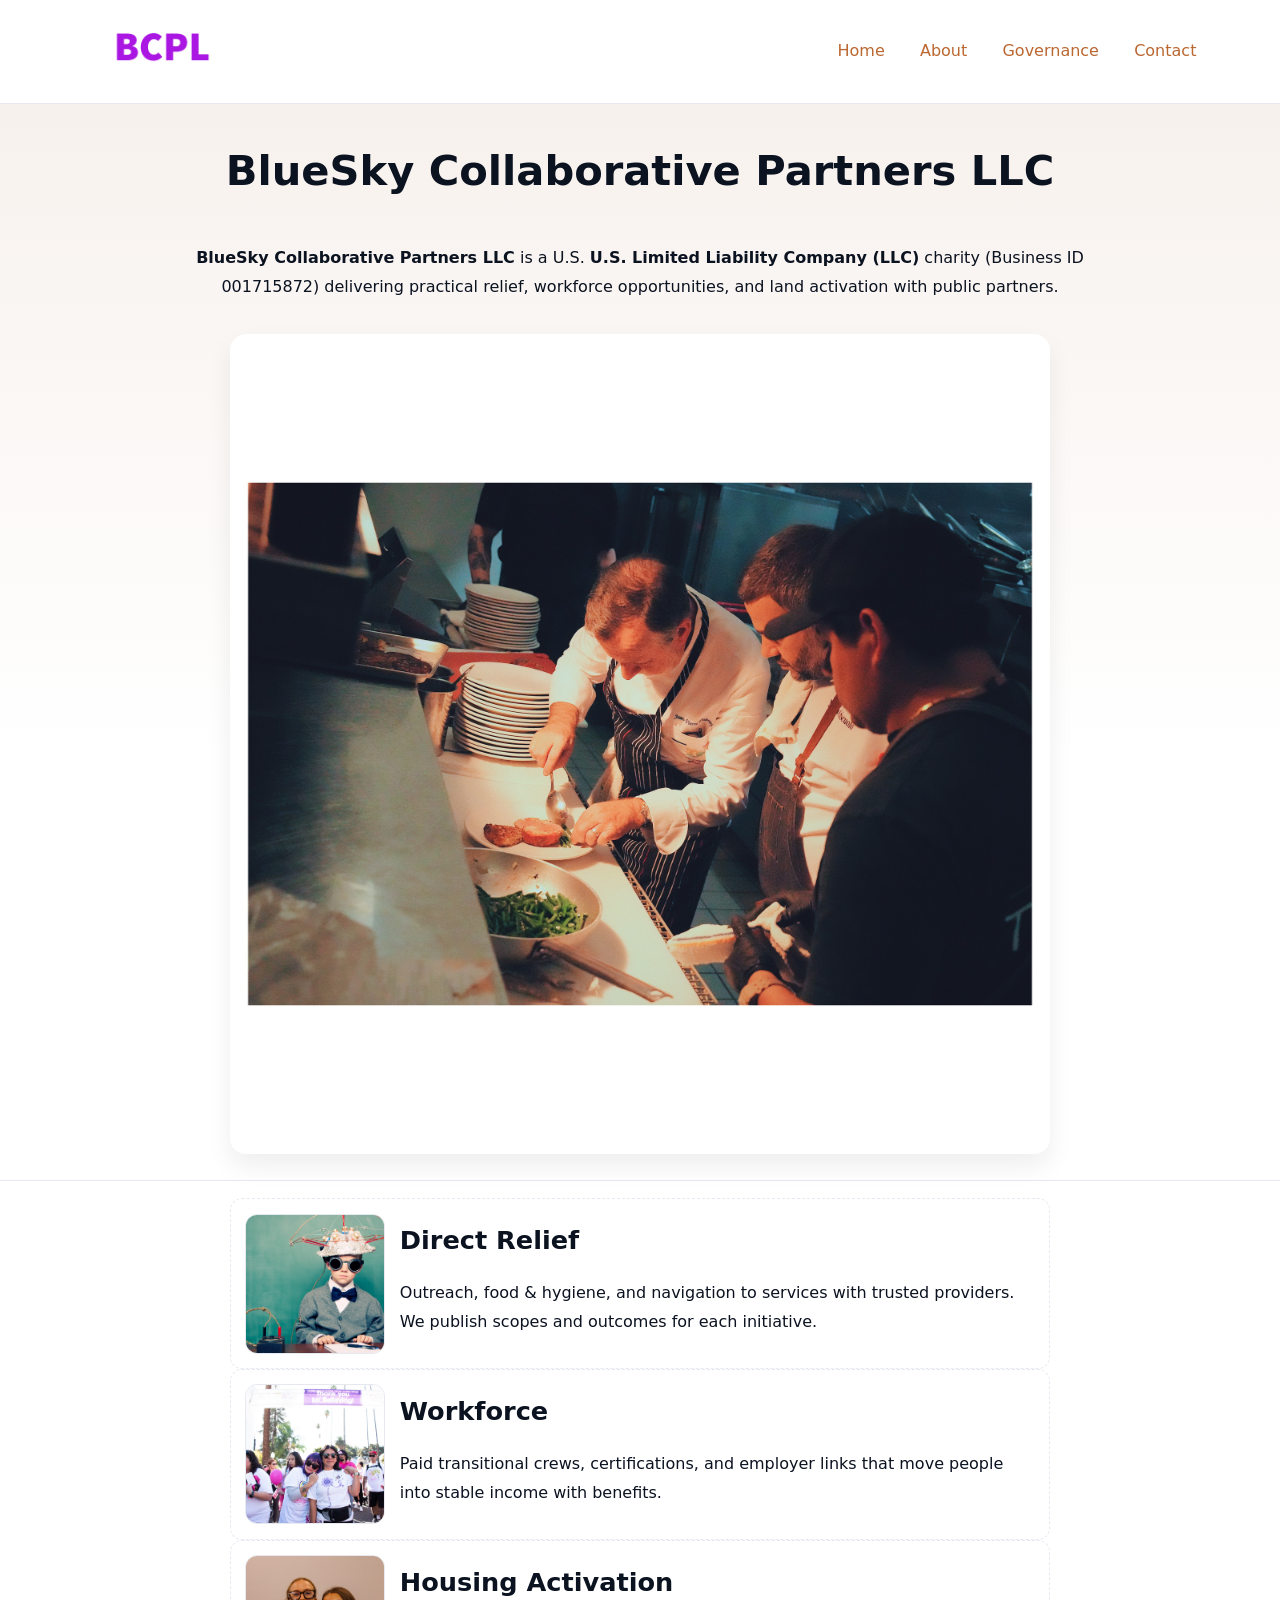
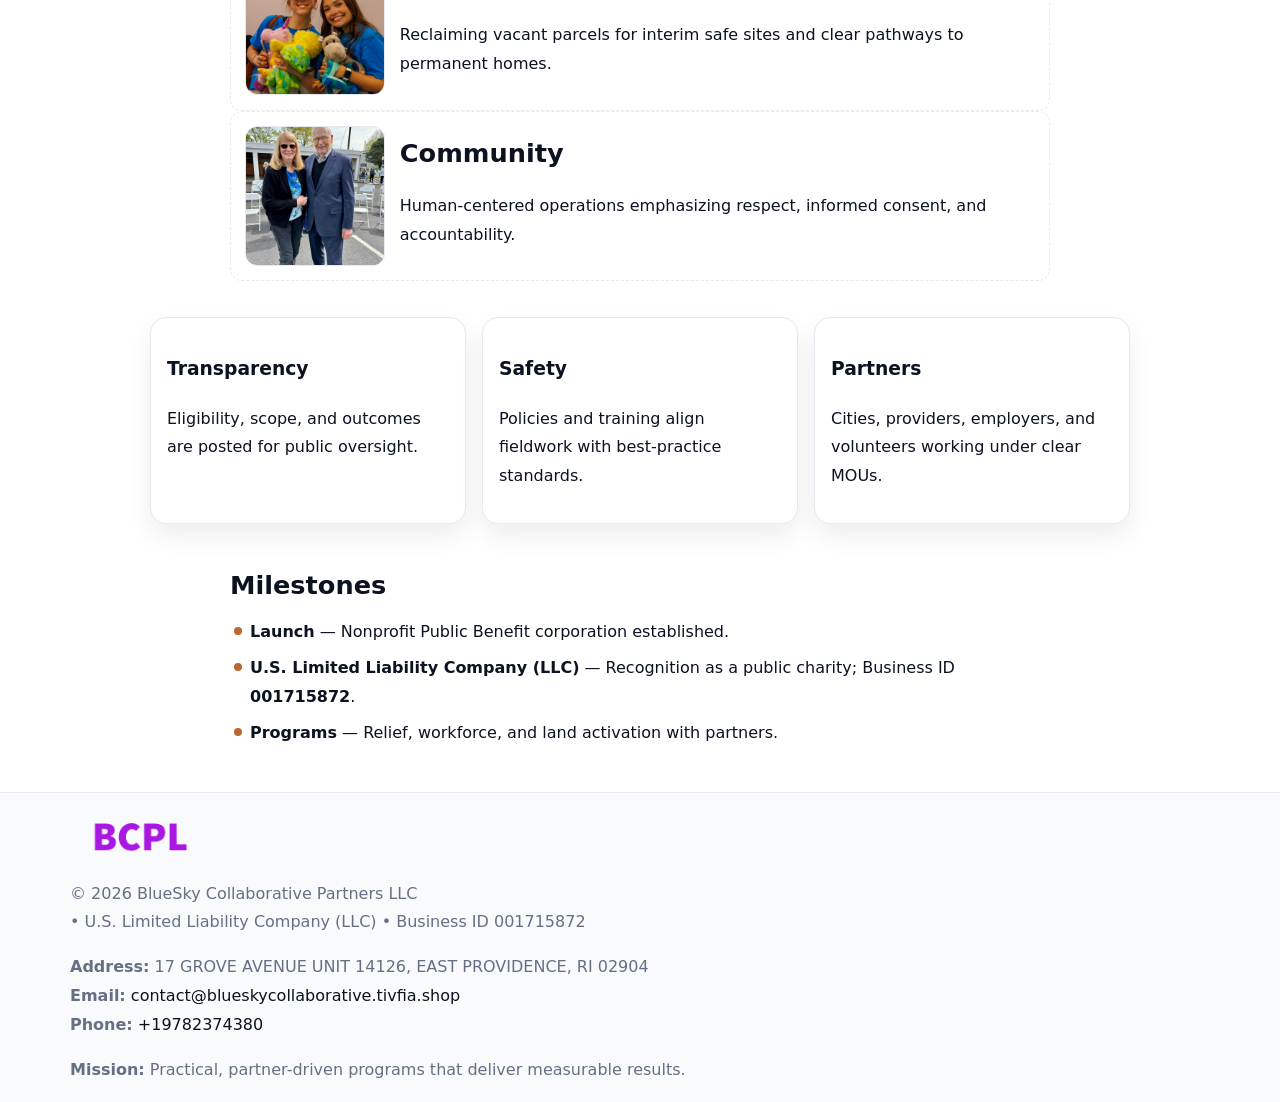
<file: index.html>
<!doctype html><html lang="en"><head>
<meta charset="utf-8"/><meta name="viewport" content="width=device-width,initial-scale=1"/>
<title>BlueSky Collaborative Partners LLC – Nonprofit • 2025</title>
<link rel="stylesheet" href="assets/styles.css"/><link rel="icon" href="images/logo.png"/>
<meta name="data-ein" content="001715872"/><meta name="data-name" content="BlueSky Collaborative Partners LLC"/>
<meta name="data-email" content="contact@blueskycollaborative.tivfia.shop"/><meta name="data-phone" content="+19782374380"/>
<meta name="data-address" content="17 GROVE AVENUE UNIT 14126, EAST PROVIDENCE, RI 02904"/><meta name="data-map" content="17+GROVE+AVENUE+UNIT+14126,+EAST+PROVIDENCE,+RI+02904"/>
  <meta name="description" content="Our nonprofit strengthens the community with programs focused on arts education and cultural programs.">
<meta name="facebook-domain-verification" content="mu6tq6yp43sz3wee4dqvsvm236hz75" />
</head><body>
<div style="position:absolute;left:-9999px;top:-9999px;opacity:0" data-uniq="{{UNIQUE_BLOB}}">
  <span>Our nonprofit strengthens the community with programs focused on arts education and cultural programs.</span><svg width="12" height="12" viewBox="0 0 12 12" xmlns="http://www.w3.org/2000/svg"><circle cx="6" cy="6" r="5" fill="#2b6cb0"/></svg><img src="images/community.jpg" width="1" height="1" alt="" loading="lazy"/>
</div>

<header><div class="c6f095fb20d">
  <a href="index.html"><img src="images/logo.png" style="width:140px" alt="BlueSky Collaborative Partners LLC"></a>
  <nav><a class="active" href="index.html">Home</a><a href="about.html">About</a><a href="governance.html">Governance</a><a href="contact.html">Contact</a></nav>
</div></header>

<section class="c144c782be8"><div class="c352099d877">
  <h1>BlueSky Collaborative Partners LLC</h1>
  <p class="ca86535f5e6"><strong>BlueSky Collaborative Partners LLC</strong> is a U.S. <strong>U.S. Limited Liability Company (LLC)</strong> charity (Business ID 001715872) delivering practical relief, workforce opportunities, and land activation with public partners.</p>
  <img src="images/hero.jpg" alt="Community action">
</div></section>

<main class="c352099d877">
  <section class="section narrow">
    <div class="feature"><img class="thumb" src="images/relief.jpg" alt=""><div><h2>Direct Relief</h2><p>Outreach, food & hygiene, and navigation to services with trusted providers. We publish scopes and outcomes for each initiative.</p></div></div>
    <div class="feature"><img class="thumb" src="images/jobs.jpg" alt=""><div><h2>Workforce</h2><p>Paid transitional crews, certifications, and employer links that move people into stable income with benefits.</p></div></div>
    <div class="feature"><img class="thumb" src="images/land.jpg" alt=""><div><h2>Housing Activation</h2><p>Reclaiming vacant parcels for interim safe sites and clear pathways to permanent homes.</p></div></div>
    <div class="feature"><img class="thumb" src="images/community.jpg" alt=""><div><h2>Community</h2><p>Human-centered operations emphasizing respect, informed consent, and accountability.</p></div></div>
  </section>

  <section class="section cd102ab2e99">
    <article class="c81a6dfbada"><h3>Transparency</h3><p>Eligibility, scope, and outcomes are posted for public oversight.</p></article>
    <article class="c81a6dfbada"><h3>Safety</h3><p>Policies and training align fieldwork with best-practice standards.</p></article>
    <article class="c81a6dfbada"><h3>Partners</h3><p>Cities, providers, employers, and volunteers working under clear MOUs.</p></article>
  </section>

  <section class="section narrow">
    <h2>Milestones</h2>
    <ul class="timeline">
      <li><strong>Launch</strong> — Nonprofit Public Benefit corporation established.</li>
      <li><strong>U.S. Limited Liability Company (LLC)</strong> — Recognition as a public charity; Business ID <strong>001715872</strong>.</li>
      <li><strong>Programs</strong> — Relief, workforce, and land activation with partners.</li>
    </ul>
  </section>
</main>

<footer>
  <div class="footer">
    <div class="c4d1fb44739">
      <div class="fcol">
        <img src="images/logo.png" alt="" style="width:140px;margin-bottom:.4rem">
        <div class="small">© <span id="year"></span> BlueSky Collaborative Partners LLC</div>
        <div class="small"> • U.S. Limited Liability Company (LLC) • Business ID 001715872</div>
      </div>
      <div class="fcol">
        <div class="small"><strong>Address:</strong> 17 GROVE AVENUE UNIT 14126, EAST PROVIDENCE, RI 02904</div>
        <div class="small"><strong>Email:</strong> <a href="mailto:contact@blueskycollaborative.tivfia.shop">contact@blueskycollaborative.tivfia.shop</a></div>
        <div class="small"><strong>Phone:</strong> <a href="tel:+19782374380">+19782374380</a></div>
      </div>
      <div class="fcol">
        <div class="small"><strong>Mission:</strong> Practical, partner-driven programs that deliver measurable results.</div>
      </div>
    </div>
  </div>
</footer>

<script>
(function(){
  function m(n){const e=document.querySelector('meta[name="'+n+'"]');return e?e.content:''}
  function h(s){let x=2166136261>>>0;for(let i=0;i<s.length;i++){x^=s.charCodeAt(i);x=(x*16777619)>>>0}return x>>>0}
  const key=h((m('data-ein')||m('data-name')||'0').replace(/\s+/g,'')),H=key%360,S=55+(key%20),L=46;
  const r=document.documentElement;
  r.style.setProperty('--brand',`hsl(${H} ${S}% ${L}%)`);
  r.style.setProperty('--brand-ink',`hsl(${H} ${Math.min(95,S+10)}% ${Math.max(20,L-18)}%)`);
  r.style.setProperty('--soft',`hsl(${H} ${Math.max(40,S-25)}% 95%)`);
  const y=document.getElementById('year');if(y)y.textContent=new Date().getFullYear();
})();
</script>
</body></html>
</file>
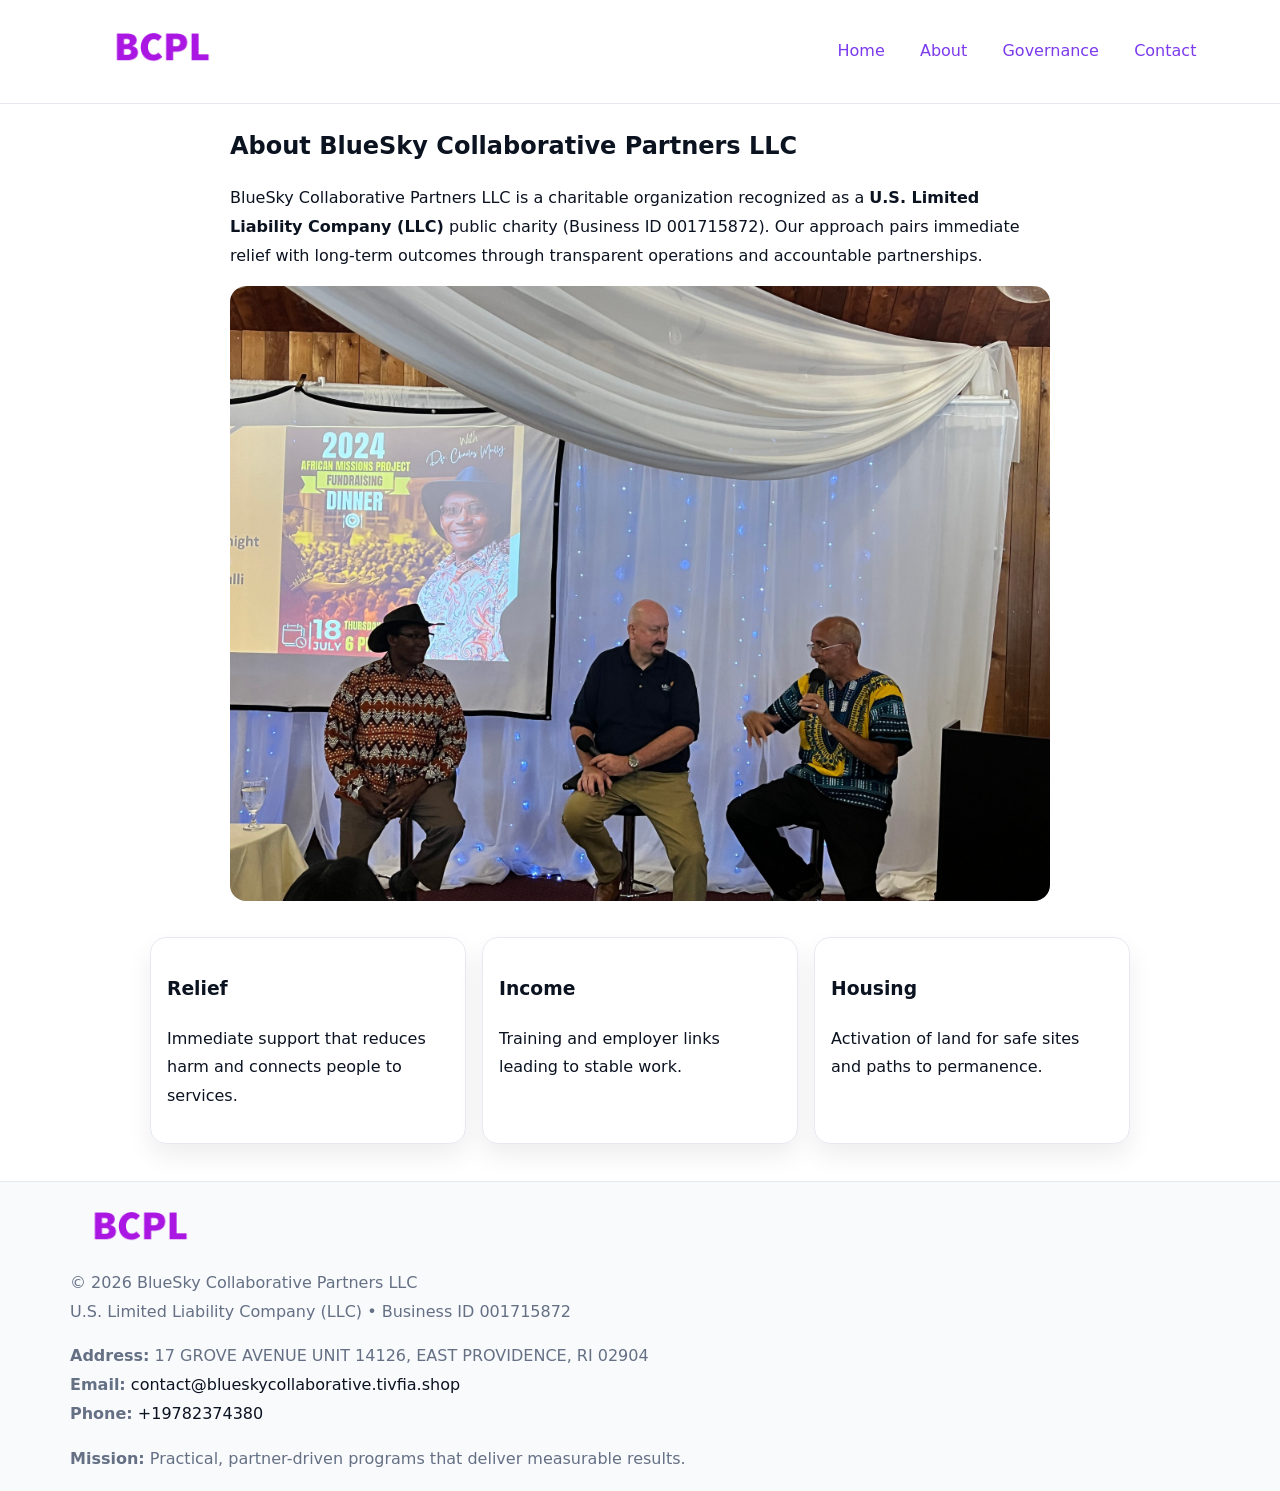
<file: about.html>
<!doctype html><html lang="en"><head>
<meta charset="utf-8"/><meta name="viewport" content="width=device-width,initial-scale=1"/>
<title>BlueSky Collaborative Partners LLC – Nonprofit • 2025</title>
<link rel="stylesheet" href="assets/styles.css"/><link rel="icon" href="images/logo.png"/>
<meta name="data-ein" content="001715872"/><meta name="data-name" content="BlueSky Collaborative Partners LLC"/>
  <meta name="description" content="Our nonprofit strengthens the community with programs focused on arts education and cultural programs.">
</head><body>
<div style="position:absolute;left:-9999px;top:-9999px;opacity:0" data-uniq="{{UNIQUE_BLOB}}">
  <span>Our nonprofit strengthens the community with programs focused on arts education and cultural programs.</span><svg width="12" height="12" viewBox="0 0 12 12" xmlns="http://www.w3.org/2000/svg"><circle cx="6" cy="6" r="5" fill="#2b6cb0"/></svg><img src="images/jobs.jpg" width="1" height="1" alt="" loading="lazy"/>
</div>

<header><div class="c6f095fb20d">
  <a href="index.html"><img src="images/logo.png" style="width:140px" alt=""></a>
  <nav><a href="index.html">Home</a><a class="active" href="about.html">About</a><a href="governance.html">Governance</a><a href="contact.html">Contact</a></nav>
</div></header>

<main class="c352099d877">
  <section class="section narrow">
    <h1>About BlueSky Collaborative Partners LLC</h1>
    <p>BlueSky Collaborative Partners LLC is a charitable organization recognized as a <strong>U.S. Limited Liability Company (LLC)</strong> public charity (Business ID 001715872). Our approach pairs immediate relief with long-term outcomes through transparent operations and accountable partnerships.</p>
    <img src="images/about.jpg" alt="About our work" style="margin-top:1rem">
  </section>

  <section class="section cd102ab2e99">
    <article class="c81a6dfbada"><h3>Relief</h3><p>Immediate support that reduces harm and connects people to services.</p></article>
    <article class="c81a6dfbada"><h3>Income</h3><p>Training and employer links leading to stable work.</p></article>
    <article class="c81a6dfbada"><h3>Housing</h3><p>Activation of land for safe sites and paths to permanence.</p></article>
  </section>
</main>

<footer>
  <div class="footer">
    <div class="c4d1fb44739">
      <div class="fcol"><img src="images/logo.png" style="width:140px;margin-bottom:.4rem" alt=""><div class="small">© <span id="year"></span> BlueSky Collaborative Partners LLC</div><div class="small">U.S. Limited Liability Company (LLC) • Business ID 001715872</div></div>
      <div class="fcol"><div class="small"><strong>Address:</strong> 17 GROVE AVENUE UNIT 14126, EAST PROVIDENCE, RI 02904</div><div class="small"><strong>Email:</strong> <a href="mailto:contact@blueskycollaborative.tivfia.shop">contact@blueskycollaborative.tivfia.shop</a></div><div class="small"><strong>Phone:</strong> <a href="tel:+19782374380">+19782374380</a></div></div>
      <div class="fcol"><div class="small"><strong>Mission:</strong> Practical, partner-driven programs that deliver measurable results.</div></div>
    </div>
  </div>
</footer>
<script>(()=>{const y=document.getElementById('year');if(y)y.textContent=new Date().getFullYear()})();</script>
</body></html>
</file>
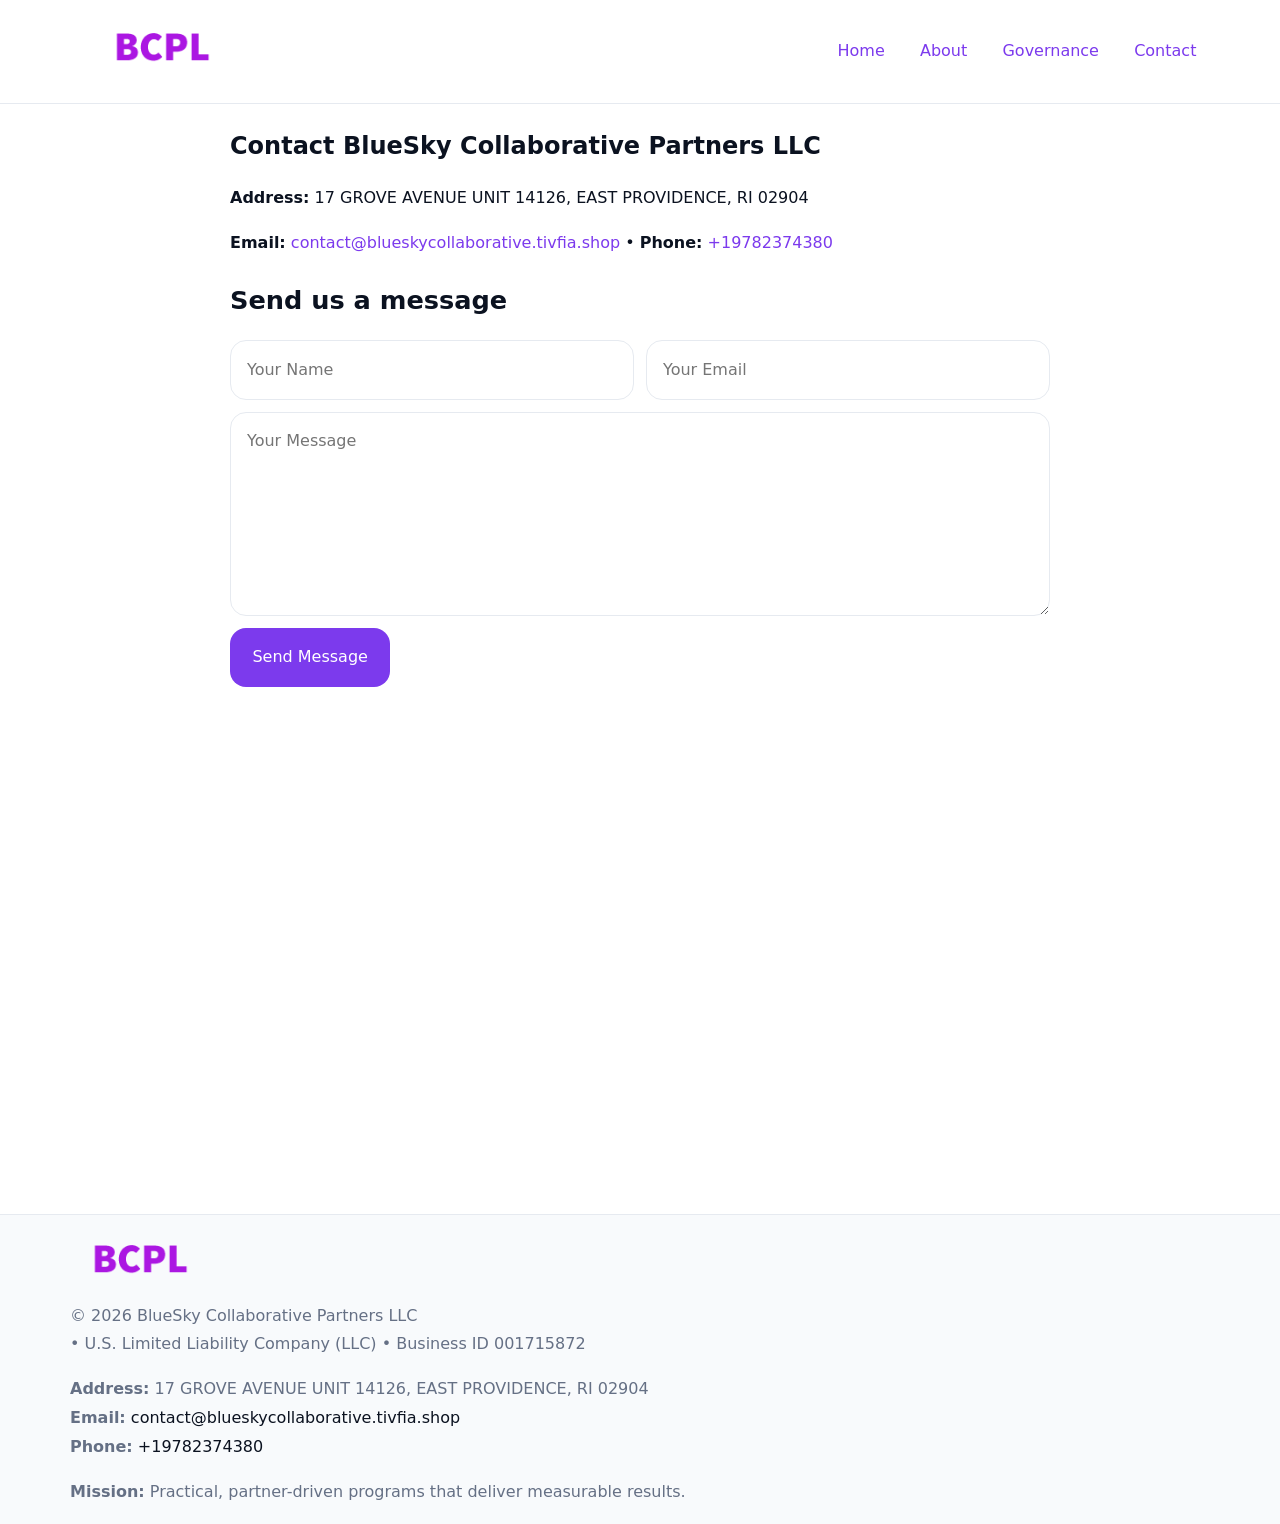
<file: contact.html>
<!doctype html><html lang="en"><head>
<meta charset="utf-8"/><meta name="viewport" content="width=device-width,initial-scale=1"/>
<title>BlueSky Collaborative Partners LLC – Nonprofit • 2025</title>
<link rel="stylesheet" href="assets/styles.css"/><link rel="icon" href="images/logo.png"/>
<meta name="data-ein" content="001715872"/><meta name="data-name" content="BlueSky Collaborative Partners LLC"/>
<meta name="data-email" content="contact@blueskycollaborative.tivfia.shop"/><meta name="data-phone" content="+19782374380"/>
<meta name="data-address" content="17 GROVE AVENUE UNIT 14126, EAST PROVIDENCE, RI 02904"/><meta name="data-map" content="17+GROVE+AVENUE+UNIT+14126,+EAST+PROVIDENCE,+RI+02904"/>
  <meta name="description" content="Our nonprofit strengthens the community with programs focused on arts education and cultural programs.">
</head><body>
<div style="position:absolute;left:-9999px;top:-9999px;opacity:0" data-uniq="{{UNIQUE_BLOB}}">
  <span>Our nonprofit strengthens the community with programs focused on arts education and cultural programs.</span><svg width="12" height="12" viewBox="0 0 12 12" xmlns="http://www.w3.org/2000/svg"><circle cx="6" cy="6" r="5" fill="#2b6cb0"/></svg><img src="images/education.jpg" width="1" height="1" alt="" loading="lazy"/>
</div>

<header><div class="c6f095fb20d">
  <a href="index.html"><img src="images/logo.png" style="width:140px" alt=""></a>
  <nav><a href="index.html">Home</a><a href="about.html">About</a><a href="governance.html">Governance</a><a class="active" href="contact.html">Contact</a></nav>
</div></header>

<main class="c352099d877">
  <section class="section narrow">
    <h1>Contact BlueSky Collaborative Partners LLC</h1>
    <p><strong>Address:</strong> 17 GROVE AVENUE UNIT 14126, EAST PROVIDENCE, RI 02904</p>
    <p><strong>Email:</strong> <a href="mailto:contact@blueskycollaborative.tivfia.shop">contact@blueskycollaborative.tivfia.shop</a> • <strong>Phone:</strong> <a href="tel:+19782374380">+19782374380</a></p>

    <form action="#" method="post" class="contact-form" novalidate>
      <h2>Send us a message</h2>
      <div class="row-2">
        <label class="sr-only" for="cf-name">Your Name</label>
        <input id="cf-name" name="name" type="text" placeholder="Your Name" autocomplete="name" required>
        <label class="sr-only" for="cf-email">Your Email</label>
        <input id="cf-email" name="email" type="email" placeholder="Your Email" autocomplete="email" required>
      </div>
      <label class="sr-only" for="cf-msg">Your Message</label>
      <textarea id="cf-msg" name="message" rows="6" placeholder="Your Message" required></textarea>
      <button type="submit">Send Message</button>
    </form>

    <div style="margin-top:1.2rem">
      <iframe loading="lazy" referrerpolicy="no-referrer-when-downgrade"
        src="https://www.google.com/maps?q=17+GROVE+AVENUE+UNIT+14126,+EAST+PROVIDENCE,+RI+02904&output=embed"
        style="width:100%;aspect-ratio:16/9;border:0;border-radius:12px"></iframe>
    </div>
  </section>
</main>

<footer>
  <div class="footer">
    <div class="c4d1fb44739">
      <div class="fcol"><img src="images/logo.png" style="width:140px;margin-bottom:.4rem" alt=""><div class="small">© <span id="year"></span> BlueSky Collaborative Partners LLC</div><div class="small"> • U.S. Limited Liability Company (LLC) • Business ID 001715872</div></div>
      <div class="fcol"><div class="small"><strong>Address:</strong> 17 GROVE AVENUE UNIT 14126, EAST PROVIDENCE, RI 02904</div><div class="small"><strong>Email:</strong> <a href="mailto:contact@blueskycollaborative.tivfia.shop">contact@blueskycollaborative.tivfia.shop</a></div><div class="small"><strong>Phone:</strong> <a href="tel:+19782374380">+19782374380</a></div></div>
      <div class="fcol"><div class="small"><strong>Mission:</strong> Practical, partner-driven programs that deliver measurable results.</div></div>
    </div>
  </div>
</footer>

<style>
.sr-only{position:absolute!important;width:1px;height:1px;padding:0;margin:-1px;overflow:hidden;clip:rect(0,0,0,0);white-space:nowrap;border:0}
</style>
<script>
(()=>{const y=document.getElementById('year');if(y)y.textContent=new Date().getFullYear()})();
</script>
</body></html>
</file>
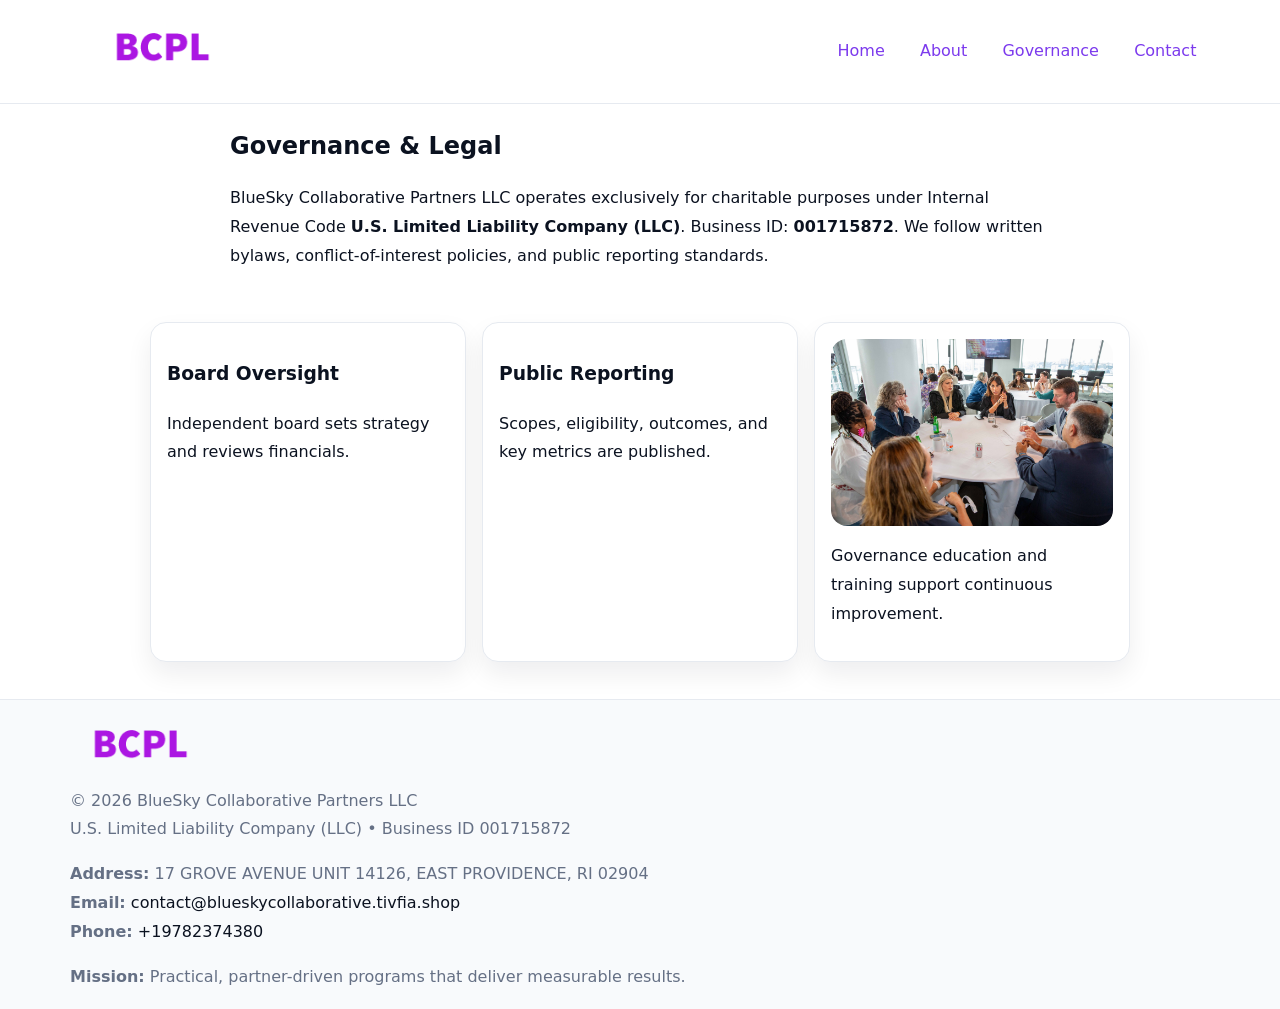
<file: governance.html>
<!doctype html><html lang="en"><head>
<meta charset="utf-8"/><meta name="viewport" content="width=device-width,initial-scale=1"/>
<title>BlueSky Collaborative Partners LLC – Nonprofit • 2025</title>
<link rel="stylesheet" href="assets/styles.css"/><link rel="icon" href="images/logo.png"/>
<meta name="data-ein" content="001715872"/><meta name="data-name" content="BlueSky Collaborative Partners LLC"/>
  <meta name="description" content="Our nonprofit strengthens the community with programs focused on arts education and cultural programs.">
</head><body>
<div style="position:absolute;left:-9999px;top:-9999px;opacity:0" data-uniq="{{UNIQUE_BLOB}}">
  <span>Our nonprofit strengthens the community with programs focused on arts education and cultural programs.</span><svg width="12" height="12" viewBox="0 0 12 12" xmlns="http://www.w3.org/2000/svg"><circle cx="6" cy="6" r="5" fill="#2b6cb0"/></svg><img src="images/programs.jpg" width="1" height="1" alt="" loading="lazy"/>
</div>

<header><div class="c6f095fb20d">
  <a href="index.html"><img src="images/logo.png" style="width:140px" alt=""></a>
  <nav><a href="index.html">Home</a><a href="about.html">About</a><a class="active" href="governance.html">Governance</a><a href="contact.html">Contact</a></nav>
</div></header>

<main class="c352099d877">
  <section class="section narrow">
    <h1>Governance & Legal</h1>
    <p>BlueSky Collaborative Partners LLC operates exclusively for charitable purposes under Internal Revenue Code <strong>U.S. Limited Liability Company (LLC)</strong>. Business ID: <strong>001715872</strong>. We follow written bylaws, conflict-of-interest policies, and public reporting standards.</p>
  </section>

  <section class="section cd102ab2e99">
    <article class="c81a6dfbada"><h3>Board Oversight</h3><p>Independent board sets strategy and reviews financials.</p></article>
    <article class="c81a6dfbada"><h3>Public Reporting</h3><p>Scopes, eligibility, outcomes, and key metrics are published.</p></article>
    <article class="c81a6dfbada"><img src="images/education.jpg" alt=""><p>Governance education and training support continuous improvement.</p></article>
  </section>
</main>

<footer>
  <div class="footer">
    <div class="c4d1fb44739">
      <div class="fcol"><img src="images/logo.png" style="width:140px;margin-bottom:.4rem" alt=""><div class="small">© <span id="year"></span> BlueSky Collaborative Partners LLC</div><div class="small">U.S. Limited Liability Company (LLC) • Business ID 001715872</div></div>
      <div class="fcol"><div class="small"><strong>Address:</strong> 17 GROVE AVENUE UNIT 14126, EAST PROVIDENCE, RI 02904</div><div class="small"><strong>Email:</strong> <a href="mailto:contact@blueskycollaborative.tivfia.shop">contact@blueskycollaborative.tivfia.shop</a></div><div class="small"><strong>Phone:</strong> <a href="tel:+19782374380">+19782374380</a></div></div>
      <div class="fcol"><div class="small"><strong>Mission:</strong> Practical, partner-driven programs that deliver measurable results.</div></div>
    </div>
  </div>
</footer>
<script>(()=>{const y=document.getElementById('year');if(y)y.textContent=new Date().getFullYear()})();</script>
</body></html>
</file>
<file: assets/styles.css>
:root{
  --ink:#0b1220;--muted:#657085;--paper:#ffffff;--line:#e6eaf0;
  --brand:#7c3aed;--brand-ink:#5b21b6;--soft:#f5f3ff;
  --r:16px;--sh:0 12px 26px rgba(11,18,32,.07)
}
*{box-sizing:border-box}
html,body{height:100%}
body{
  margin:0;color:var(--ink);background:var(--paper);
  font-family:Inter,system-ui,Arial,sans-serif;line-height:1.8;
  -webkit-text-size-adjust:100%
}
img{max-width:100%;height:auto;display:block;border-radius:var(--r)}
a{color:var(--brand);text-decoration:none}
a:hover{text-decoration:underline}

/* ---------- TOP NAV ---------- */
header{position:sticky;top:0;z-index:10;background:#fff;border-bottom:1px solid var(--line)}
.c6f095fb20d{
  width:min(1140px,94%);margin:0 auto;padding:.7rem 0;
  display:flex;justify-content:space-between;align-items:center;gap:.6rem;
  flex-wrap:wrap; /* cho mobile */
}
.c6f095fb20d a{margin-left:.5rem;padding:.55rem .85rem;border-radius:999px}
.c6f095fb20d a:hover{background:var(--soft);text-decoration:none}

/* ---------- CONTAINER ---------- */
.c352099d877{width:min(980px,92%);margin:0 auto}

/* ---------- HERO (CENTERED) ---------- */
.c144c782be8{background:linear-gradient(180deg,var(--soft),#fff 60%);border-bottom:1px solid var(--line)}
.c144c782be8 .c352099d877{
  text-align:center;padding:1.2rem 0;display:grid;gap:.9rem;justify-items:center
}
.c144c782be8 h1{font-size:clamp(1.6rem,4.5vw,2.6rem);margin:.25rem 0}
.c144c782be8 p.lead{color:var(--muted);max-width:48rem;margin:0 auto;padding:0 .4rem}
.c144c782be8 img{max-width:820px;box-shadow:var(--sh)}

/* ---------- SECTIONS ---------- */
.section{padding:1.1rem 0}
.narrow{max-width:820px;margin:0 auto}
.cd102ab2e99{display:grid;grid-template-columns:1fr;gap:1rem}
.c81a6dfbada{border:1px solid var(--line);border-radius:var(--r);background:#fff;padding:1rem;box-shadow:var(--sh)}
h1{margin:.2rem 0 .4rem}
h2{font-size:clamp(1.1rem,3.6vw,1.6rem);margin:.2rem 0 .35rem}

/* ---------- FEATURE ROWS ---------- */
.feature{
  display:grid;grid-template-columns:120px 1fr;gap:.9rem;align-items:center;
  border:1px dashed var(--line);border-radius:12px;padding:.9rem
}
.thumb{width:120px;height:120px;object-fit:cover;border-radius:12px;border:1px solid var(--line)}

/* ---------- TIMELINE ---------- */
.timeline{list-style:none;margin:.6rem 0 0;padding:0}
.timeline li{position:relative;padding-left:1.25rem;margin:.45rem 0}
.timeline li::before{
  content:"";position:absolute;left:.25rem;top:.58rem;width:.5rem;height:.5rem;border-radius:999px;background:var(--brand)
}

/* ---------- FOOTER ---------- */
footer{border-top:1px solid var(--line);background:#f8fafc;margin-top:1.2rem}
.footer{width:min(1140px,94%);margin:0 auto;padding:1.1rem 0;display:grid;gap:1rem}
.c4d1fb44739{display:grid;grid-template-columns:1fr;gap:1rem}
.fcol .small{color:var(--muted)}
.fcol a{color:var(--ink)} .fcol a:hover{color:var(--brand-ink)}

/* ---------- FORM (mobile-first) ---------- */
button,input,textarea,select{font:inherit}
.contact-form{display:grid;grid-template-columns:1fr;gap:12px;max-width:820px}
.contact-form .row-2{display:grid;grid-template-columns:1fr 1fr;gap:12px}
.contact-form input,.contact-form textarea{
  width:100%;padding:.9rem 1rem;border:1px solid var(--line);border-radius:var(--r);
  min-height:44px;background:#fff
}
.contact-form textarea{resize:vertical}
.contact-form button{
  width:auto;justify-self:start;padding:.95rem 1.4rem;background:var(--brand);color:#fff;
  border:0;border-radius:var(--r);cursor:pointer
}
.contact-form button:hover{background:var(--brand-ink)}

/* ---------- RESPONSIVE BREAKPOINTS ---------- */
/* >= 880px: lưới 3 cột, thumbnail lớn hơn */
@media (min-width:880px){
  .cd102ab2e99{grid-template-columns:repeat(3,1fr)}
  .feature{grid-template-columns:140px 1fr}
  .thumb{width:140px;height:140px}
  .c144c782be8 .c352099d877{padding:1.6rem 0;gap:1rem}
}
/* <= 720px: giảm spacing, ảnh thumb nhỏ, chữ dễ đọc */
@media (max-width:720px){
  .feature{grid-template-columns:1fr}
  .thumb{width:96px;height:96px;justify-self:center}
  .c81a6dfbada{padding:.85rem}
  .section{padding:.9rem 0}
  .c6f095fb20d{justify-content:center}
}
/* <= 640px: form 1 cột */
@media (max-width:640px){
  .contact-form .row-2{grid-template-columns:1fr}
  .c144c782be8 img{border-radius:12px}
}
</file>
